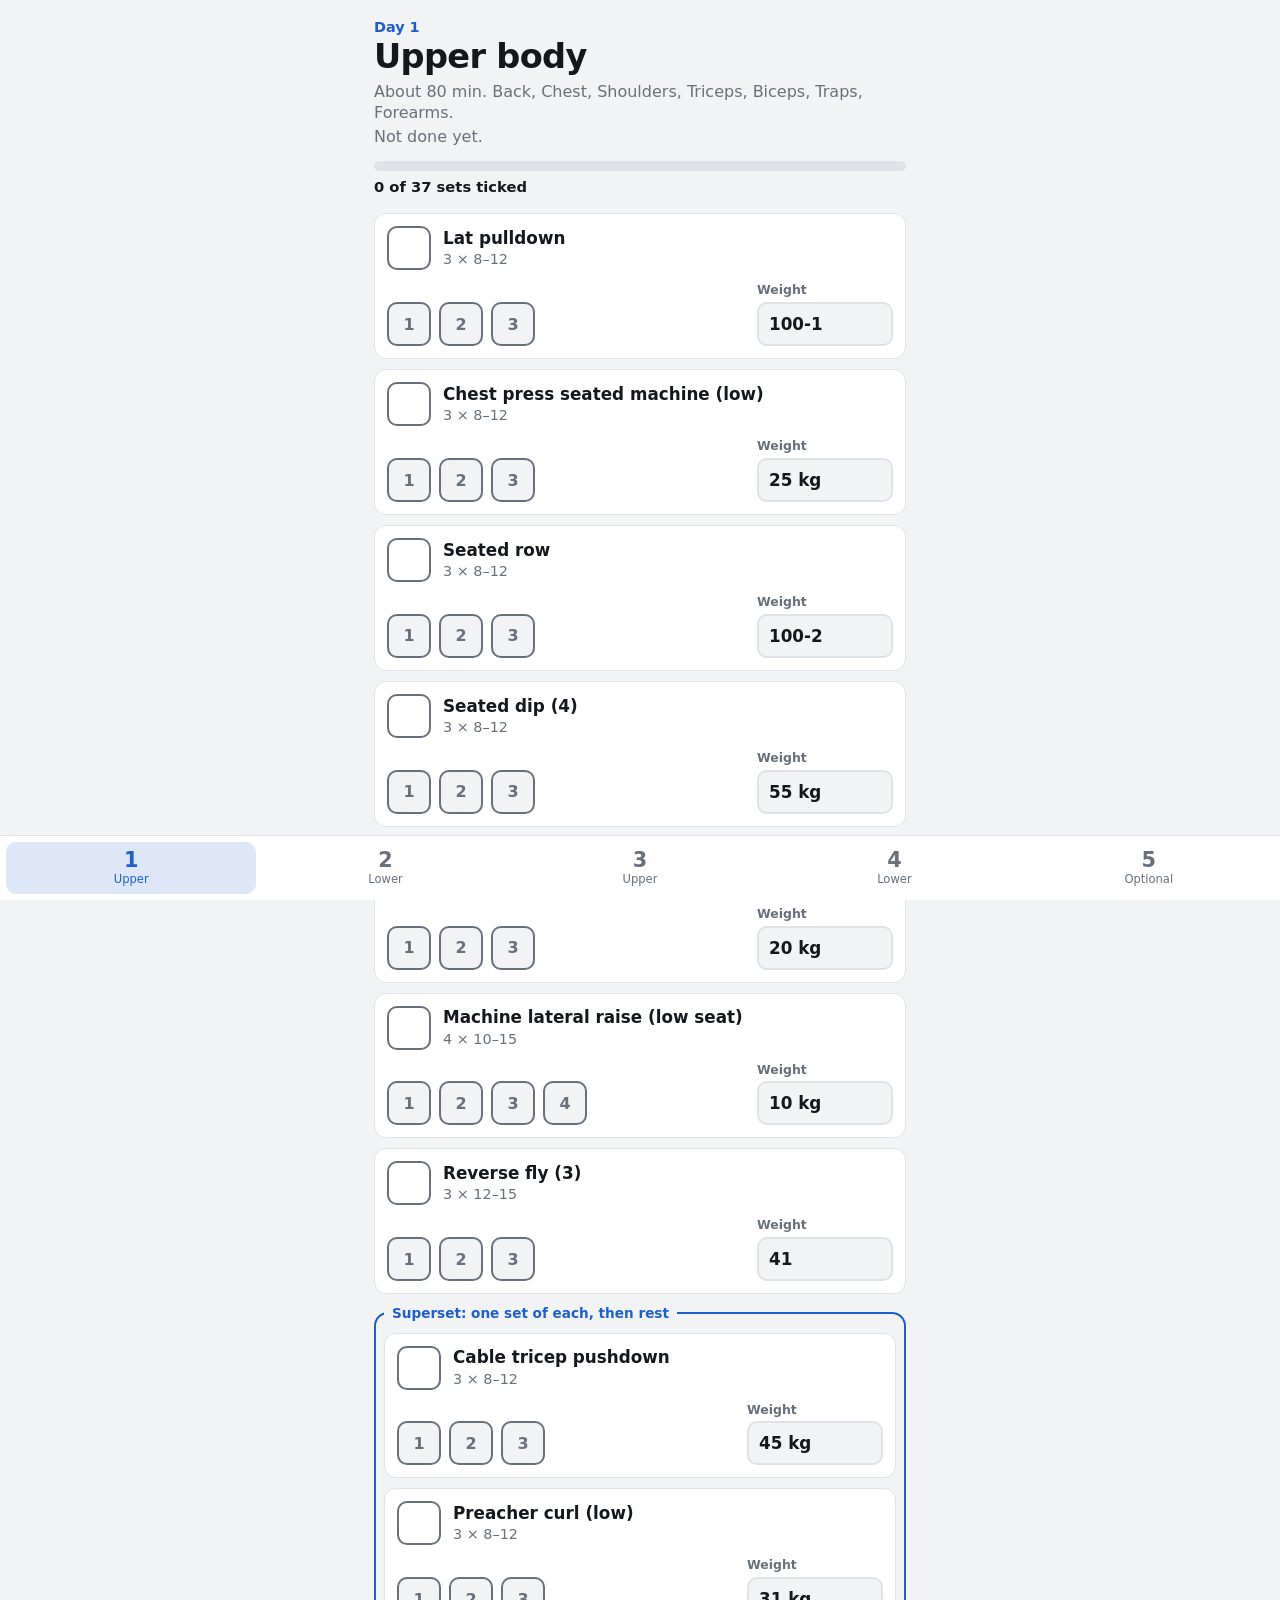
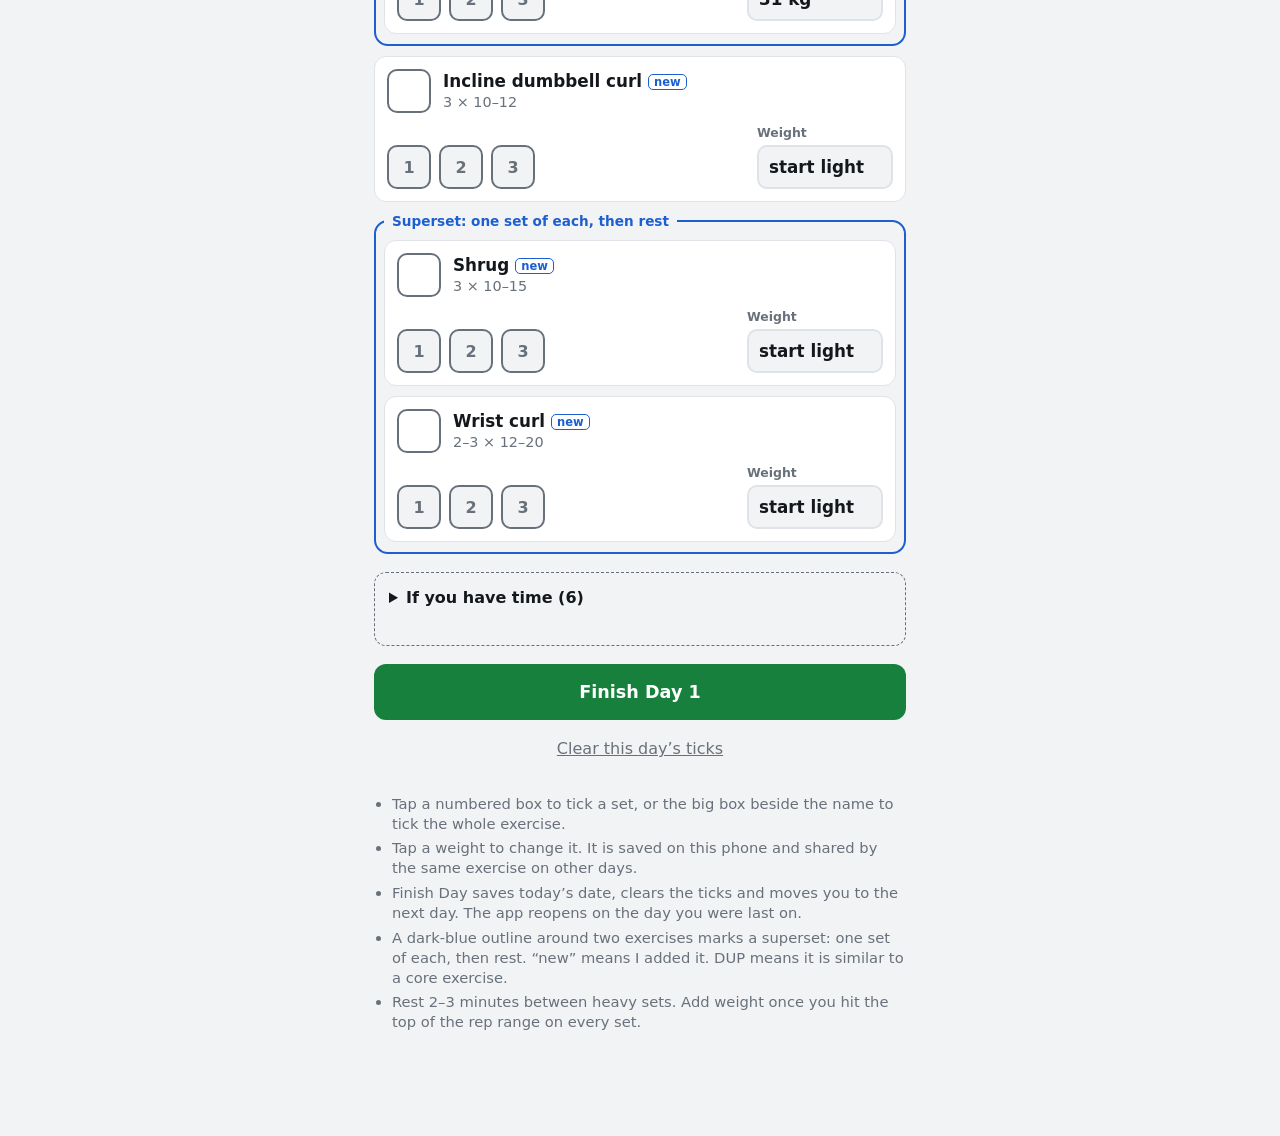
<file: index.html>
<!doctype html>
<html lang="en"><head><meta charset="utf-8">
<meta name="viewport" content="width=device-width, initial-scale=1, viewport-fit=cover">
<title>My Upper/Lower Training Plan</title>
<link rel="manifest" href="manifest.webmanifest">
<link rel="apple-touch-icon" href="icon-180.png">
<meta name="apple-mobile-web-app-capable" content="yes">
<meta name="mobile-web-app-capable" content="yes">
<meta name="apple-mobile-web-app-title" content="Plan">
<meta name="theme-color" content="#1d5fd1">
<style>
:root{--bg:#f2f3f5;--sf:#fff;--ink:#14181d;--mu:#68717b;--ln:#dfe3e8;--ac:#1d5fd1;--ok:#17803d;--okb:#e5f4ea;box-sizing:border-box;padding-top:env(safe-area-inset-top,0px);padding-bottom:env(safe-area-inset-bottom,0px)}
@media(prefers-color-scheme:dark){:root:not([data-theme="light"]){--bg:#0e1216;--sf:#181d23;--ink:#eef1f4;--mu:#97a1ab;--ln:#2a323b;--ac:#6ea0ff;--ok:#43b96c;--okb:#14281c}}
:root[data-theme="dark"]{--bg:#0e1216;--sf:#181d23;--ink:#eef1f4;--mu:#97a1ab;--ln:#2a323b;--ac:#6ea0ff;--ok:#43b96c;--okb:#14281c}
html{scroll-padding-top:env(safe-area-inset-top,0px)}
*,*::before,*::after{box-sizing:inherit}
body{margin:0;background:var(--bg);color:var(--ink);font:16px/1.35 -apple-system,system-ui,"Segoe UI",Roboto,sans-serif}
.w{max-width:560px;margin:0 auto;padding:18px 14px calc(96px + env(safe-area-inset-bottom,0px))}
.k{font-size:.9rem;font-weight:600;color:var(--ac);margin:0}
h1{font-size:2.1rem;line-height:1.05;margin:2px 0 6px;letter-spacing:-.02em}
.sub{margin:2px 0 0;color:var(--mu)}
.pg{margin:14px 0 16px}
.pg div{height:10px;background:var(--ln);border-radius:5px;overflow:hidden}
.pg i{display:block;height:100%;width:0;background:var(--ok);transition:width .2s}
.pg p{margin:6px 0 0;font-size:.92rem;font-weight:700}
.bn{background:var(--okb);border:1.5px solid var(--ok);border-radius:10px;padding:10px 12px;margin:0 0 14px;font-weight:600}
.r{background:var(--sf);border:1.5px solid var(--ln);border-radius:12px;padding:12px;margin:0 0 10px}
.r.d{border-color:var(--ok);background:var(--okb)}
.t{display:grid;grid-template-columns:44px 1fr;gap:12px;align-items:center}
.ck{width:44px;height:44px;border:2.5px solid var(--mu);border-radius:10px;background:var(--sf);color:#fff;font:800 1.7rem/1 system-ui,sans-serif;cursor:pointer;padding:0}
.ck[aria-pressed="true"]{background:var(--ok);border-color:var(--ok)}
.nm{font-weight:700;font-size:1.05rem;line-height:1.2}
.nm small{display:block;font-weight:500;color:var(--mu);font-size:.9rem;margin-top:3px}
.nw,.dp{font-size:.72rem;font-weight:700;border:1.5px solid currentColor;border-radius:5px;padding:0 5px;margin-left:6px;vertical-align:1px;white-space:nowrap}
.nw{color:var(--ac)}
.dp{color:var(--mu);margin:0}
.b{display:flex;flex-wrap:wrap;gap:12px 14px;align-items:flex-end;justify-content:space-between;margin-top:12px}
.bxs{display:flex;flex-wrap:wrap;gap:8px}
.bx{width:44px;height:44px;border:2px solid var(--mu);background:var(--bg);color:var(--mu);border-radius:10px;font:700 1rem system-ui,sans-serif;cursor:pointer;padding:0}
.bx[aria-pressed="true"]{background:var(--ok);border-color:var(--ok);color:#fff;font-size:1.5rem}
.wf{display:flex;flex-direction:column;gap:3px;font-size:.78rem;font-weight:600;color:var(--mu)}
.wf input{width:136px;min-height:44px;font:700 1.05rem system-ui,sans-serif;color:var(--ink);background:var(--bg);border:2px solid var(--ln);border-radius:10px;padding:0 10px}
.wf input:focus{border-color:var(--ac);outline:none}
.was{font-size:.8rem;color:var(--mu);margin:8px 0 0}
.was:empty{display:none}
fieldset{border:2px solid var(--ac);border-radius:14px;padding:10px 8px 0;margin:0 0 10px;min-width:0}
legend{padding:0 8px;font-weight:700;font-size:.85rem;color:var(--ac)}
details{margin:18px 0 0;border:1.5px dashed var(--mu);border-radius:12px;padding:0 10px}
summary{cursor:pointer;font-weight:700;padding:14px 4px;min-height:44px}
details .r{margin-bottom:10px}
.fin{display:block;width:100%;min-height:56px;font:800 1.1rem system-ui,sans-serif;color:#fff;background:var(--ok);border:0;border-radius:12px;margin-top:18px;cursor:pointer}
.fin.c{background:var(--ac)}
.lk{display:block;margin:6px auto 0;padding:12px;background:none;border:0;color:var(--mu);font:inherit;text-decoration:underline;cursor:pointer}
.ft{margin-top:22px;color:var(--mu);font-size:.92rem}
.ft ul{padding-left:18px;margin:8px 0}
.ft li{margin:5px 0}
nav{position:fixed;left:0;right:0;bottom:0;z-index:20;background:var(--sf);border-top:1px solid var(--ln);display:grid;grid-template-columns:repeat(5,1fr);gap:4px;padding:6px 6px calc(6px + env(safe-area-inset-bottom,0px))}
.tab{position:relative;display:flex;flex-direction:column;align-items:center;justify-content:center;min-height:52px;background:none;border:0;border-radius:10px;color:var(--mu);font:inherit;cursor:pointer;padding:4px 0}
.tab b{font-size:1.3rem;line-height:1.1}
.tab span{font-size:.72rem}
.tab[aria-pressed="true"]{background:color-mix(in srgb,var(--ac) 15%,var(--sf));color:var(--ac)}
.tab em{position:absolute;top:2px;right:14%;font-style:normal;font-size:.68rem;font-weight:800;color:#fff;background:var(--ok);border-radius:50%;width:16px;height:16px;line-height:16px;text-align:center}
button:focus-visible,summary:focus-visible{outline:3px solid var(--ac);outline-offset:2px}
@media(max-width:360px){.bx,.ck{width:40px;height:40px}.t{grid-template-columns:40px 1fr}.wf input{width:120px}}
</style></head><body>
<div class="w">
<main id="m"></main>
<div class="ft"><ul>
<li>Tap a numbered box to tick a set, or the big box beside the name to tick the whole exercise.</li>
<li>Tap a weight to change it. It is saved on this phone and shared by the same exercise on other days.</li>
<li>Finish Day saves today’s date, clears the ticks and moves you to the next day. The app reopens on the day you were last on.</li>
<li>A dark-blue outline around two exercises marks a superset: one set of each, then rest. “new” means I added it. DUP means it is similar to a core exercise.</li>
<li>Rest 2–3 minutes between heavy sets. Add weight once you hit the top of the rep range on every set.</li>
</ul></div>
</div>
<nav id="t" aria-label="Training days"></nav>
<script>
var D=[
{n:1,s:"Upper",t:"Day 1: Upper body",m:"About 80 min",c:"#3b6cf0",ch:["Back","Chest","Shoulders","Triceps","Biceps","Traps","Forearms"],
g:[[["Lat pulldown","100-1","3 × 8–12"]],[["Chest press seated machine (low)","25 kg","3 × 8–12"]],[["Seated row","100-2","3 × 8–12"]],[["Seated dip (4)","55 kg","3 × 8–12"]],[["Shoulder press machine","20 kg","3 × 8–12"]],[["Machine lateral raise (low seat)","10 kg","4 × 10–15"]],[["Reverse fly (3)","41","3 × 12–15"]],[["Cable tricep pushdown","45 kg","3 × 8–12"],["Preacher curl (low)","31 kg","3 × 8–12"]],[["Incline dumbbell curl","start light","3 × 10–12",1]],[["Shrug","start light","3 × 10–15",1],["Wrist curl","start light","2–3 × 12–20",1]]],
x:[["Assisted pull-up","37","Lat pulldown"],["Seated lat pull cable","5th weight","Lat pulldown"],["Low row (8)","35","Seated row"],["Seated chest press low","15–20 kg","Chest press"],["Machine shoulder press","20 kg","Shoulder press machine"],["Tricep pushdown solo cab, straight bar (slow)","27 kg / 23","Cable tricep pushdown"]]},
{n:2,s:"Lower",t:"Day 2: Lower body",m:"About 60 min",c:"#12a371",ch:["Quads","Hamstrings","Glutes","Calves","Abs"],
g:[[["Leg press (or hack squat / squat)","start light","3 × 8–12",1]],[["Seated leg curl","start light","3 × 8–12",1]],[["Leg extension","65 kg","3 × 8–10"]],[["Hip thrust","start light","3 × 8–12",1]],[["Calf raise","60 kg","3 × 10–12"]],[["Ab crunch (top)","65 kg","3 × 10–12"]]],
x:[["Hip abduction machine (new add-on)","start light","Outer glutes"]]},
{n:3,s:"Upper",t:"Day 3: Upper body",m:"About 80 min",c:"#8a5cf0",ch:["Back","Chest","Shoulders","Triceps","Biceps","Traps","Forearms"],
g:[[["T-bar row","40 kg","4 × 8–12"]],[["Pec deck","77 kg","3 × 10–12"]],[["Lat pullover high cable","45–50 kg","3 × 10–12"]],[["Chest low to high cable (IV)","20 kg","3 × 10–12"]],[["Auto seated shoulder press","58.5 kg","3 × 8–12"]],[["Face pull (26)","50–54","4 × 12–15"]],[["Cross body shoulder cable (IV)","10 kg","4 × 10–15"]],[["Tricep overhead straight bar/cable","36 kg","3 × 8–12"],["Cable hammer curl (low)","23 kg","3 × 8–12"]],[["EZ-bar curl, heavy","start light","3 × 6–10",1]],[["Shrug","start light","3 × 10–15",1],["Reverse wrist curl","start light","2–3 × 12–20",1]]],
x:[["Barbell bent-over row (also works lower back)","15 kg/side","T-bar row"],["Chest supported row back (8)","35","T-bar row"]]},
{n:4,s:"Lower",t:"Day 4: Lower body",m:"About 60 min",c:"#b86e00",ch:["Hamstrings","Glutes","Quads","Calves","Abs"],
g:[[["Romanian deadlift (or back extension)","start light","3 × 8–10",1]],[["Lying leg curl","start light","4 × 12–15",1]],[["Leg press, lighter","start light","3 × 12–15",1]],[["Leg extension","65 kg","3 × 12–15"]],[["Calf raise","60 kg","4 × 12–15"]],[["Ab crunch (top)","65 kg","3 × 12–15"]],[["Plank or cable anti-rotation press","bodyweight / light","3 × 30–45 sec",1]]],x:[]},
{n:5,s:"Optional",t:"Day 5: Arms and shoulders",m:"About 50 min, optional",c:"#d6336c",o:1,ch:["Biceps","Triceps","Shoulders","Calves","Abs"],
g:[[["Pull-ups (first, while fresh; underhand hits biceps more)","4 clean","3 × max clean"]],[["Machine lateral raise (low seat)","10 kg","3 × 12–20"]],[["Reverse fly (3)","41","3 × 12–20"]],[["V-bar tricep pushdown solo cab","32 kg","3 × 10–15"],["Bayesian cable curl (arm behind body)","start light","3 × 12–15",1]],[["Calf raise","60 kg","3 × 12–15"]],[["Ab crunch (top)","65 kg","3 × 12–15"]]],x:[]}
];
var S={cur:1,done:{},w:{},fin:{}},M=document.getElementById("m"),T=document.getElementById("t"),msg="",arm=0;
try{var q=JSON.parse(localStorage.getItem("plan-v2")||"null");if(q&&typeof q==="object")S=Object.assign(S,q)}catch(e){}
if(!D[S.cur-1])S.cur=1;
function save(){try{localStorage.setItem("plan-v2",JSON.stringify(S))}catch(e){}}
function h(tag,cls,txt){var e=document.createElement(tag);if(cls)e.className=cls;if(txt!=null)e.textContent=txt;return e}
function dt(ts){return new Date(ts).toLocaleDateString(undefined,{month:"short",day:"numeric"})}
function ns(s){var m=s.match(/^(\d+)(?:–(\d+))?/);return +(m[2]||m[1])}
function wasTxt(n){var c=S.w[n];if(!c||!c.log||!c.log.length)return"";var l=c.log[c.log.length-1];return"Was "+l[1]+", changed "+dt(l[0])}
function prog(){var d=D[S.cur-1],tot=0,dn=0;d.g.forEach(function(g){g.forEach(function(r){for(var s=1;s<=ns(r[2]);s++){tot++;if(S.done[d.n+"|"+r[0]+"|"+s])dn++}})});
 var p=document.getElementById("pb");if(p){p.style.width=(tot?dn/tot*100:0)+"%";document.getElementById("pt").textContent=dn+" of "+tot+" sets ticked"}}
function wf(r,was){var c=S.w[r[0]],v=c?c.v:r[1],l=h("label","wf","Weight"),i=h("input");i.value=v;i.setAttribute("enterkeyhint","done");i.setAttribute("aria-label","Weight for "+r[0]);
 i.onfocus=function(){i.select()};
 i.onchange=function(){var o=S.w[r[0]]||{v:r[1],log:[]},nv=i.value.trim();if(!nv||nv===o.v){i.value=o.v;return}o.log=(o.log||[]).concat([[Date.now(),o.v]]);o.v=nv;S.w[r[0]]=o;save();was.textContent=wasTxt(r[0])};
 l.appendChild(i);return l}
function row(d,r,ex){var k=d.n+"|"+r[0],e=h("div","r"),t=h("div","t"),ck=h("button","ck"),nm=h("div","nm",r[0]),n=ex?0:ns(r[2]),bx=[],was=h("p","was",wasTxt(r[0]));
 ck.setAttribute("aria-label","Tick "+r[0]);if(r[3])nm.appendChild(h("span","nw","new"));
 nm.appendChild(h("small",0,ex?"":r[2]));if(ex)nm.lastChild.appendChild(h("span","dp",r[2]==="Outer glutes"?"Optional add-on":"DUP of "+r[2]));
 t.appendChild(ck);t.appendChild(nm);e.appendChild(t);
 var b=h("div","b"),xs=h("div","bxs");
 function paint(){var on=ex?!!S.done[k]:bx.every(function(o){return S.done[o.k]});e.className="r"+(on?" d":"");ck.setAttribute("aria-pressed",on);ck.textContent=on?"✓":"";bx.forEach(function(o){var y=!!S.done[o.k];o.el.setAttribute("aria-pressed",y);o.el.textContent=y?"✓":o.s});prog()}
 function flip(key){if(S.done[key])delete S.done[key];else S.done[key]=1}
 for(var s=1;s<=n;s++)(function(s){var el=h("button","bx"),o={el:el,s:s,k:k+"|"+s};el.setAttribute("aria-label","Set "+s+" of "+r[0]);el.onclick=function(){flip(o.k);save();paint()};bx.push(o);xs.appendChild(el)})(s);
 ck.onclick=function(){if(ex)flip(k);else{var on=bx.every(function(o){return S.done[o.k]});bx.forEach(function(o){if(on)delete S.done[o.k];else S.done[o.k]=1})}save();paint()};
 if(n)b.appendChild(xs);b.appendChild(wf(r,was));e.appendChild(b);e.appendChild(was);paint();return e}
function clr(n){Object.keys(S.done).forEach(function(k){if(k.indexOf(n+"|")===0)delete S.done[k]})}
function tabs(){T.innerHTML="";D.forEach(function(d){var b=h("button","tab"),f=S.fin[d.n]&&Date.now()-S.fin[d.n]<6048e5;b.appendChild(h("b",0,d.n));b.appendChild(h("span",0,d.s));if(f)b.appendChild(h("em",0,"✓"));
 b.setAttribute("aria-pressed",d.n===S.cur);b.setAttribute("aria-label","Day "+d.n+", "+d.s+(d.o?", optional":"")+(f?", done this week":""));
 b.onclick=function(){S.cur=d.n;save();render();window.scrollTo(0,0)};T.appendChild(b)})}
function render(){var d=D[S.cur-1];tabs();M.innerHTML="";
 if(msg){M.appendChild(h("div","bn",msg));msg=""}
 M.appendChild(h("p","k","Day "+d.n+(d.o?", optional":"")));M.appendChild(h("h1",0,d.t.replace(/^Day \d: /,"")));
 M.appendChild(h("p","sub",d.m+". "+d.ch.join(", ")+"."));M.appendChild(h("p","sub",S.fin[d.n]?"Last done "+dt(S.fin[d.n]):"Not done yet."));
 var pg=h("div","pg"),bar=h("div"),pb=h("i");pb.id="pb";bar.appendChild(pb);pg.appendChild(bar);var pt=h("p");pt.id="pt";pg.appendChild(pt);M.appendChild(pg);
 d.g.forEach(function(g){if(g.length===1){M.appendChild(row(d,g[0]))}else{var f=h("fieldset");f.appendChild(h("legend",0,"Superset: one set of each, then rest"));g.forEach(function(r){f.appendChild(row(d,r))});M.appendChild(f)}});
 if(d.x.length){var dd=h("details");dd.appendChild(h("summary",0,"If you have time ("+d.x.length+")"));d.x.forEach(function(x){dd.appendChild(row(d,x,1))});M.appendChild(dd)}
 var f=h("button","fin","Finish Day "+d.n);
 f.onclick=function(){if(!arm){arm=1;f.textContent="Tap again to save Day "+d.n+" and move on";f.className="fin c";setTimeout(function(){arm=0;if(f.isConnected){f.textContent="Finish Day "+d.n;f.className="fin"}},4000);return}
  arm=0;S.fin[d.n]=Date.now();clr(d.n);var nx=d.n>=4?1:d.n+1;S.cur=nx;msg="Day "+d.n+" saved. Next up: Day "+nx+".";save();render();window.scrollTo(0,0)};
 M.appendChild(f);var c=h("button","lk","Clear this day’s ticks");c.onclick=function(){clr(d.n);save();render()};M.appendChild(c);prog()}
render();
if('serviceWorker' in navigator){try{navigator.serviceWorker.register('sw.js').catch(function(){})}catch(e){}}
</script></body></html>
</file>
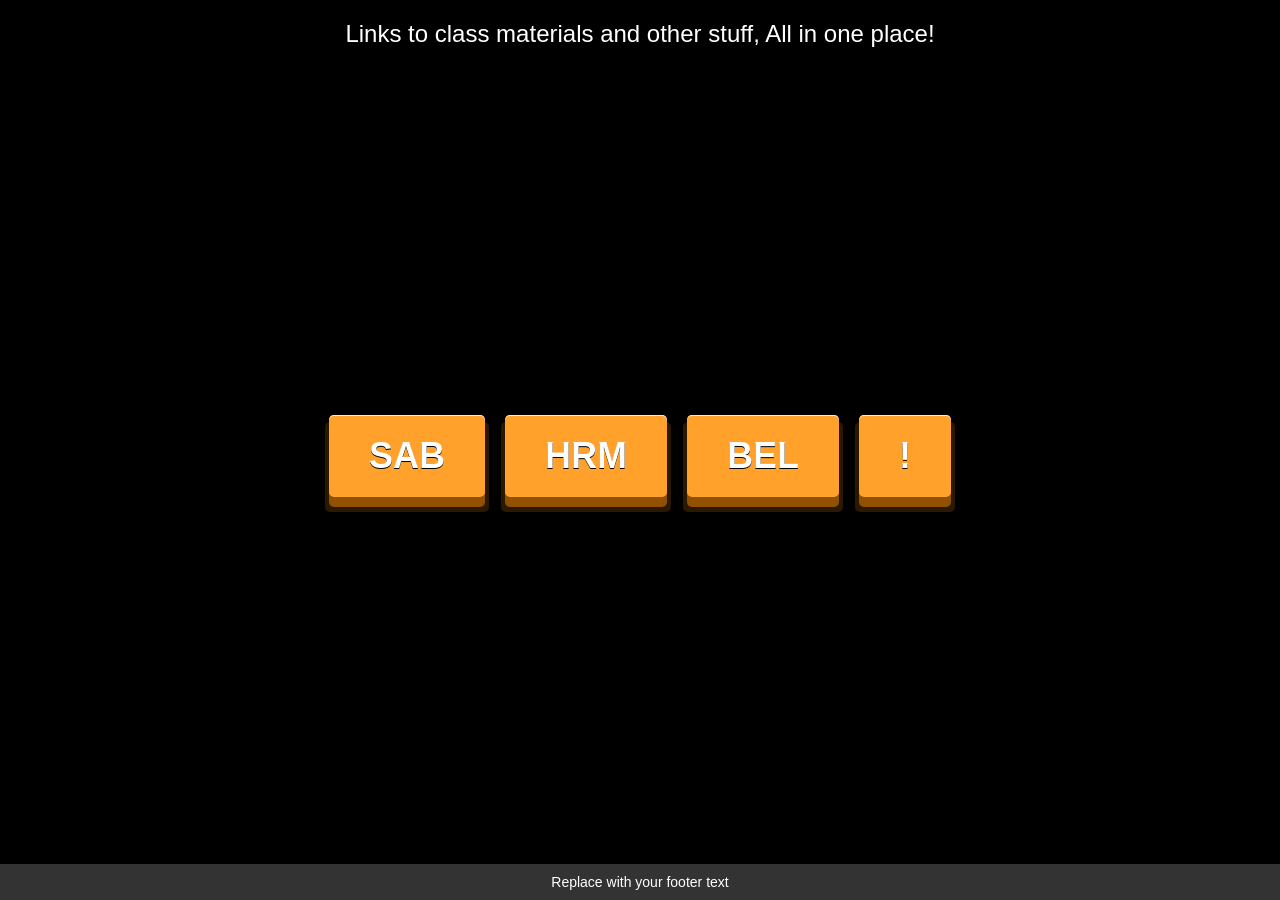
<file: main.html>
<!DOCTYPE html>
<html lang="en">

<head>
    <meta charset="UTF-8">
    <meta name="viewport" content="width=device-width, initial-scale=1.0">
    <title>Class Materials Aggregation</title>
    <style>
        body {
            text-align: center;
            background-color: #000;
            color: white;
            font-family: sans-serif;
            margin: 0;
            display: flex;
            flex-direction: column;
            min-height: 100vh;
        }

        #header {
            padding: 20px;
            font-size: 24px;
        }

        #content {
            flex: 1;
            display: flex;
            flex-direction: column;
            /* Stack rows vertically */
            justify-content: center;
            align-items: center;
        }

        .button-row {
            /* Container for each row of buttons */
            display: flex;
            gap: 20px;
            justify-content: center;
            margin-bottom: 20px;
            /* Space between rows */
        }

        .button {
            position: relative;
            display: inline-block;
            margin: 0;
        }

        .button a {
            color: white;
            font-family: Helvetica, sans-serif;
            font-weight: bold;
            font-size: 36px;
            text-align: center;
            text-decoration: none;
            background-color: #FFA12B;
            display: block;
            position: relative;
            padding: 20px 40px;
            -webkit-tap-highlight-color: rgba(0, 0, 0, 0);
            text-shadow: 0px 1px 0px #000;
            filter: drop-shadow(color=#000, offx=0px, offy=1px);
            -webkit-box-shadow: inset 0 1px 0 #FFE5C4, 0 10px 0 #915100;
            -moz-box-shadow: inset 0 1px 0 #FFE5C4, 0 10px 0 #915100;
            box-shadow: inset 0 1px 0 #FFE5C4, 0 10px 0 #915100;
            -webkit-border-radius: 5px;
            -moz-border-radius: 5px;
            border-radius: 5px;
        }

        .button a:active {
            top: 10px;
            background-color: #F78900;
            -webkit-box-shadow: inset 0 1px 0 #FFE5C4, inset 0 -3px 0 #915100;
            -moz-box-shadow: inset 0 1px 0 #FFE5C4, inset 0 -3px px 0 #915100;
            box-shadow: inset 0 1px 0 #FFE5C4, inset 0 -3px 0 #915100;
        }

        .button:after {
            content: "";
            height: 100%;
            width: 100%;
            padding: 4px;
            position: absolute;
            bottom: -15px;
            left: -4px;
            z-index: -1;
            background-color: #2B1800;
            -webkit-border-radius: 5px;
            -moz-border-radius: 5px;
            border-radius: 5px;
        }

        #footer {
            padding: 10px;
            background-color: #333;
            font-size: 14px;
        }

        @media (max-width: 768px) {
            .button a {
                font-size: 24px;
                padding: 15px 30px;
            }

            #header {
                font-size: 20px;
            }

            .button-row {
                flex-direction: column;
                /* Stack buttons in each row */
                margin-bottom: 10px;
                /* Adjust spacing between rows */
            }
        }

        @media (max-width: 480px) {
            .button a {
                font-size: 18px;
                padding: 10px 20px;
            }

            #header {
                font-size: 18px;
            }

        }
    </style>
</head>

<body>

    <div id="header">
        Links to class materials and other stuff, All in one place!
    </div>

    <div id="content">
        <div class="button-row">
            <div class="button">
                <a
                    href="https://bupedubd-my.sharepoint.com/:f:/g/personal/nahid_alam_bup_edu_bd/EsuO9mJWp_BLlsuvo-43uPcBFWOtNDd4WndxlZ3lw2hAUw?e=h2jDGU">SAB</a>
            </div>
            <div class="button">
                <a href="https://drive.google.com/drive/folders/11DWpMFvK7FftxP5cAYH90dJAsr3Jiike?usp=sharing">HRM</a>
            </div>
            <div class="button">
                <a href="https://drive.google.com/drive/folders/1wopepezTb39Oj8psuTtFdzFUug41ikMm?usp=sharing">BEL</a>
            </div>
            <div class="button">
                <a href="https://www.youtube.com/watch?v=dQw4w9WgXcQ">!</a>
            </div>
        </div>

    </div>

    <div id="footer">
        Replace with your footer text
    </div>

</body>

</html>
</file>
